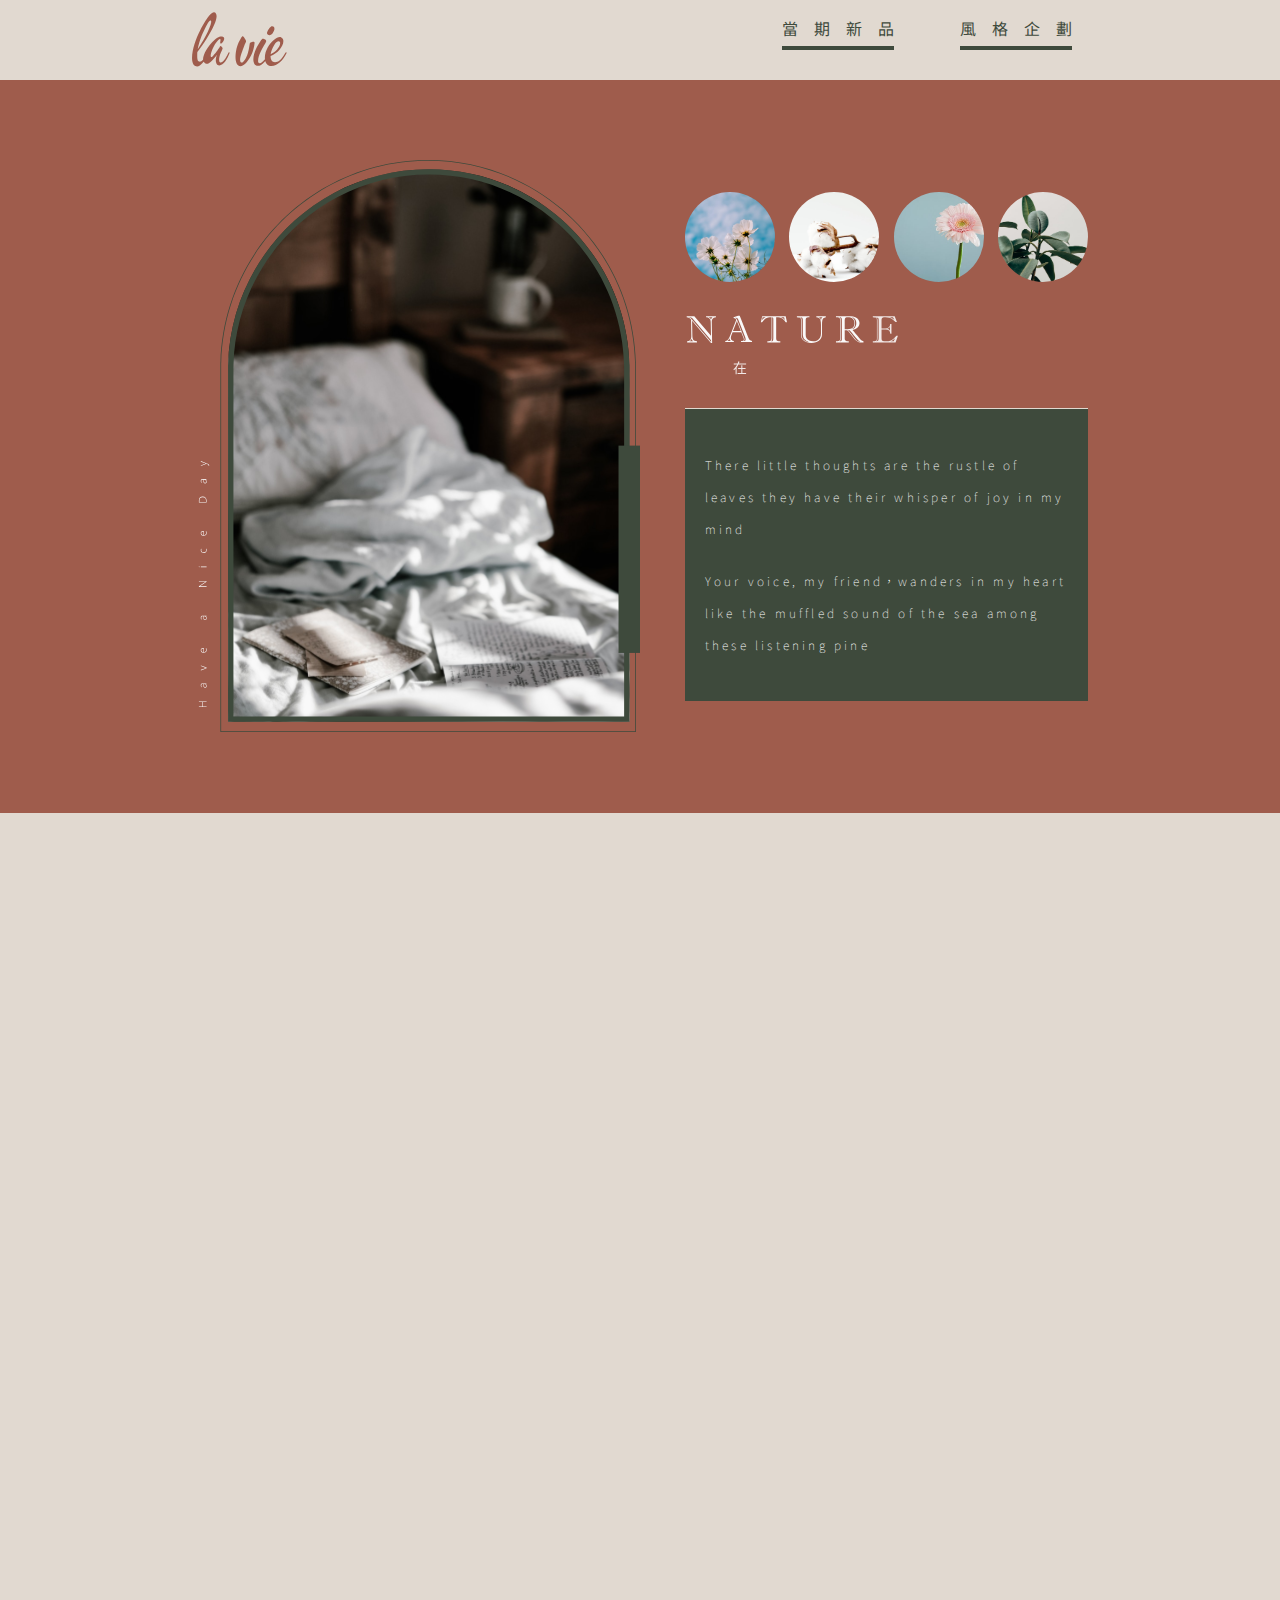
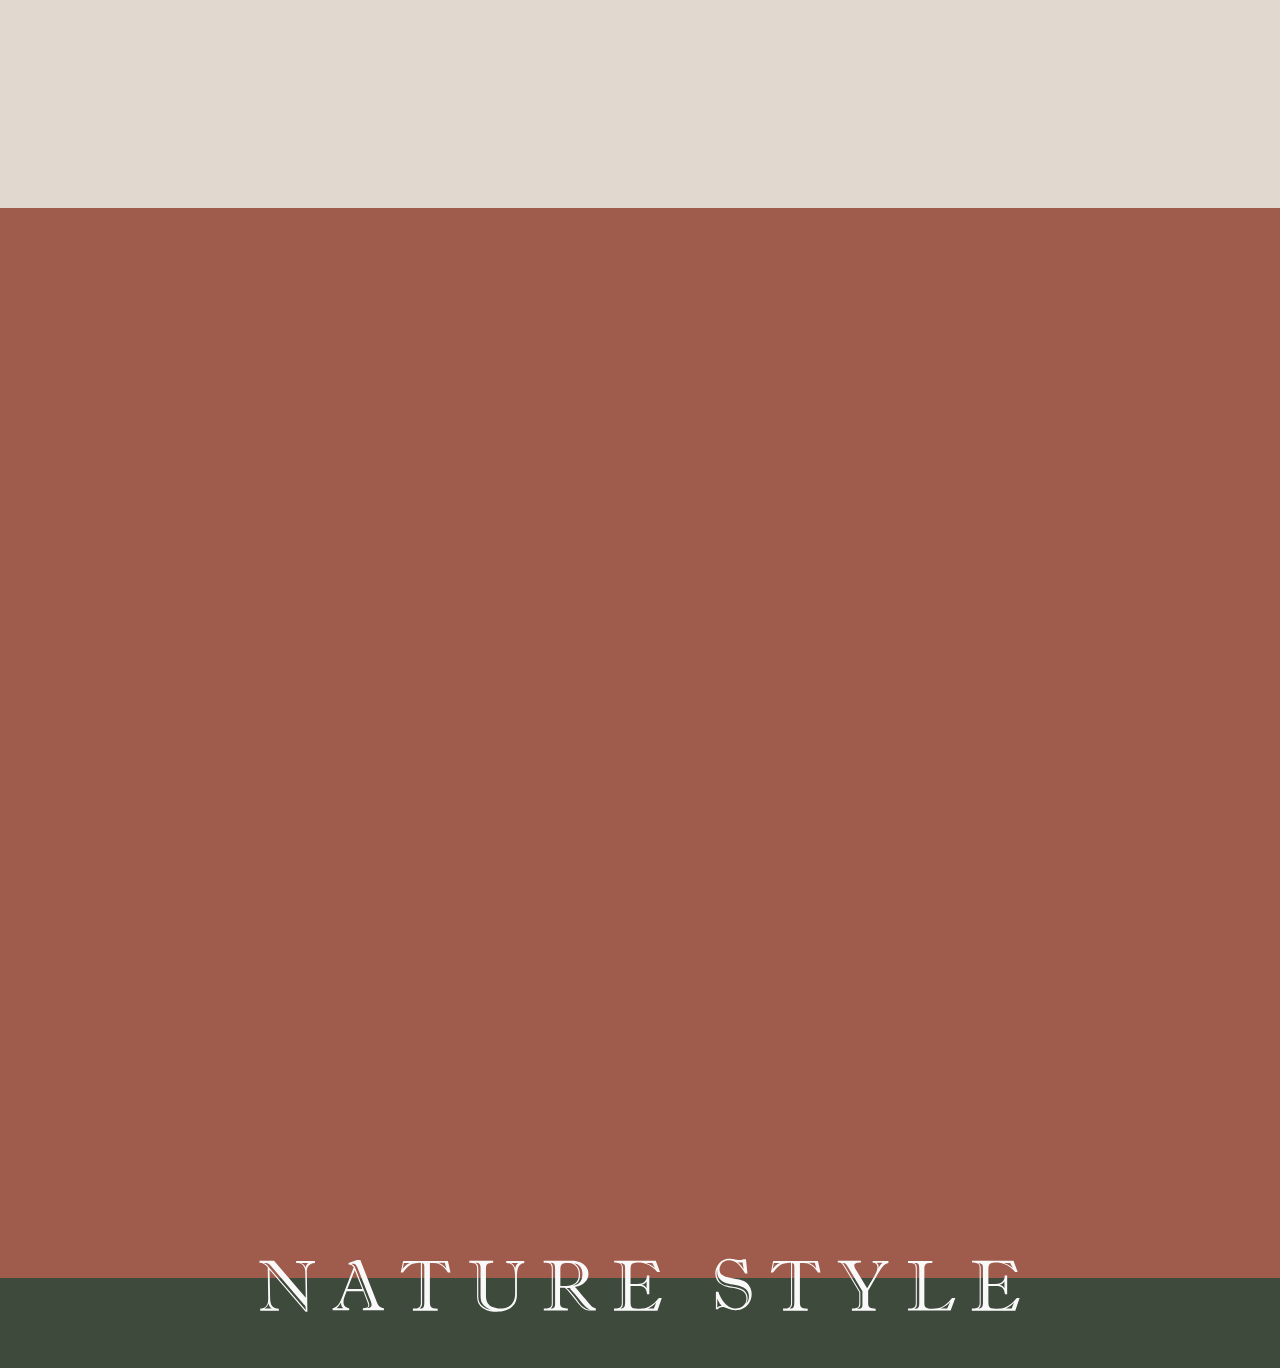
<file: index.html>
<!DOCTYPE html>
<html lang="en">
<head>
    <meta charset="UTF-8">
    <meta http-equiv="X-UA-Compatible" content="IE=edge">
    <meta name="viewport" content="width=device-width, initial-scale=1.0">
    <title>lavie</title>
    <link rel="stylesheet" href="css/cssreset.css">
    <link rel="stylesheet" href="css/all.css">
    <link rel="stylesheet" href="https://cdnjs.cloudflare.com/ajax/libs/animate.css/3.1.1/animate.min.css">
    <link href="https://unpkg.com/aos@2.3.1/dist/aos.css" rel="stylesheet">
</head>
<body>

    <header id="heder">
        <div class="container" >
            <div class="logo">
                <img src="image/la vie.svg" alt="">
            </div>
            <ul class="nav">
                <li><a class="navHover" href="#two" ></a></li>
                <li><a class="navHover event" href="#thr"></a></li>
            </ul>
        </div>
    </header>

    <section class="main">
        <div class="container">
            <div class="mainPic wow slideInLeft"
            data-wow-delay=".2s">
                <img src="image/Group 5.svg" alt="">
            </div>
            <div class="mainInfo">
                <ul class="circlepic"
                div data-aos="fade-left" data-aos-easing="linear" data-aos-duration="500"  >
                    <li class="main1"></li>
                    <li class="main2"></li>
                    <li class="main3"></li>
                    <li class="main4"></li>
                </ul>
                <div class="title">
                    <img src="image/title.svg" alt="">
                </div>
                <div class="cw">
                    <p>There little thoughts are the rustle of leaves
                        they have their whisper of joy in my mind
                    </p>
                    <p>Your voice, my friend，wanders in my heart
                        like the muffled sound of
                        the sea among these listening pine
                    </p>
                </div>
            </div>          
        </div>
    </section>

    <section class="main two" id="two">
        <ul class="container card"  data-aos="fade-right">
            <li class="cardmain card1">
                <h1>BEDDING</h1>
                <div class="cardPic">
                </div>
                <p>Lorem ipsum dolor sit amet, consectetur adipiscing elit. </p>
            </li>
            <li class="cardmain card2">
                <h1>PILLOW</h1>
                <div class="cardPic cpic2">
                </div>
                <p>Lorem ipsum dolor sit amet, consectetur adipiscing elit. </p>
            </li>
            <li class="cardmain card3">
                <h1>FRAGRANCE</h1>
                <div class="cardPic cpic3">
                </div>
                <p>Lorem ipsum dolor sit amet, consectetur adipiscing elit. </p>
            </li>
            <span><img src="image/titleLr.svg" alt=""></span>
        </ul>
    </section>

    <section class="main thr" id="thr">
        <div class="container" data-aos="fade-left"  data-aos-offset =" 50 ">
            <div class="thrcard" >
                <p>There little thoughts are the rustle of leaves
                    they have their whisper of joy in my mind.</p>
                <p>
                    Your voice, my friend，wanders in my heart
                    like the muffled sound of
                    the sea among these listening pine.
                </p>
            </div>
            <div class="thrcw">
                <p>Have a Nice day</p>
            </div>
        </div>
    </section>

    <footer>
        <div class="footerTitle">
            <img src="image/titleL.svg" alt="">
        </div>
    </footer>


    <!-- jquery -->
    <script src="https://cdnjs.cloudflare.com/ajax/libs/jquery/3.6.0/jquery.min.js"></script>
    <script src="https://unpkg.com/aos@2.3.1/dist/aos.js"></script>
    <script src="js/wow.js"></script>
    <script src="js/all.js"></script>
    
</body>
</html>
</file>
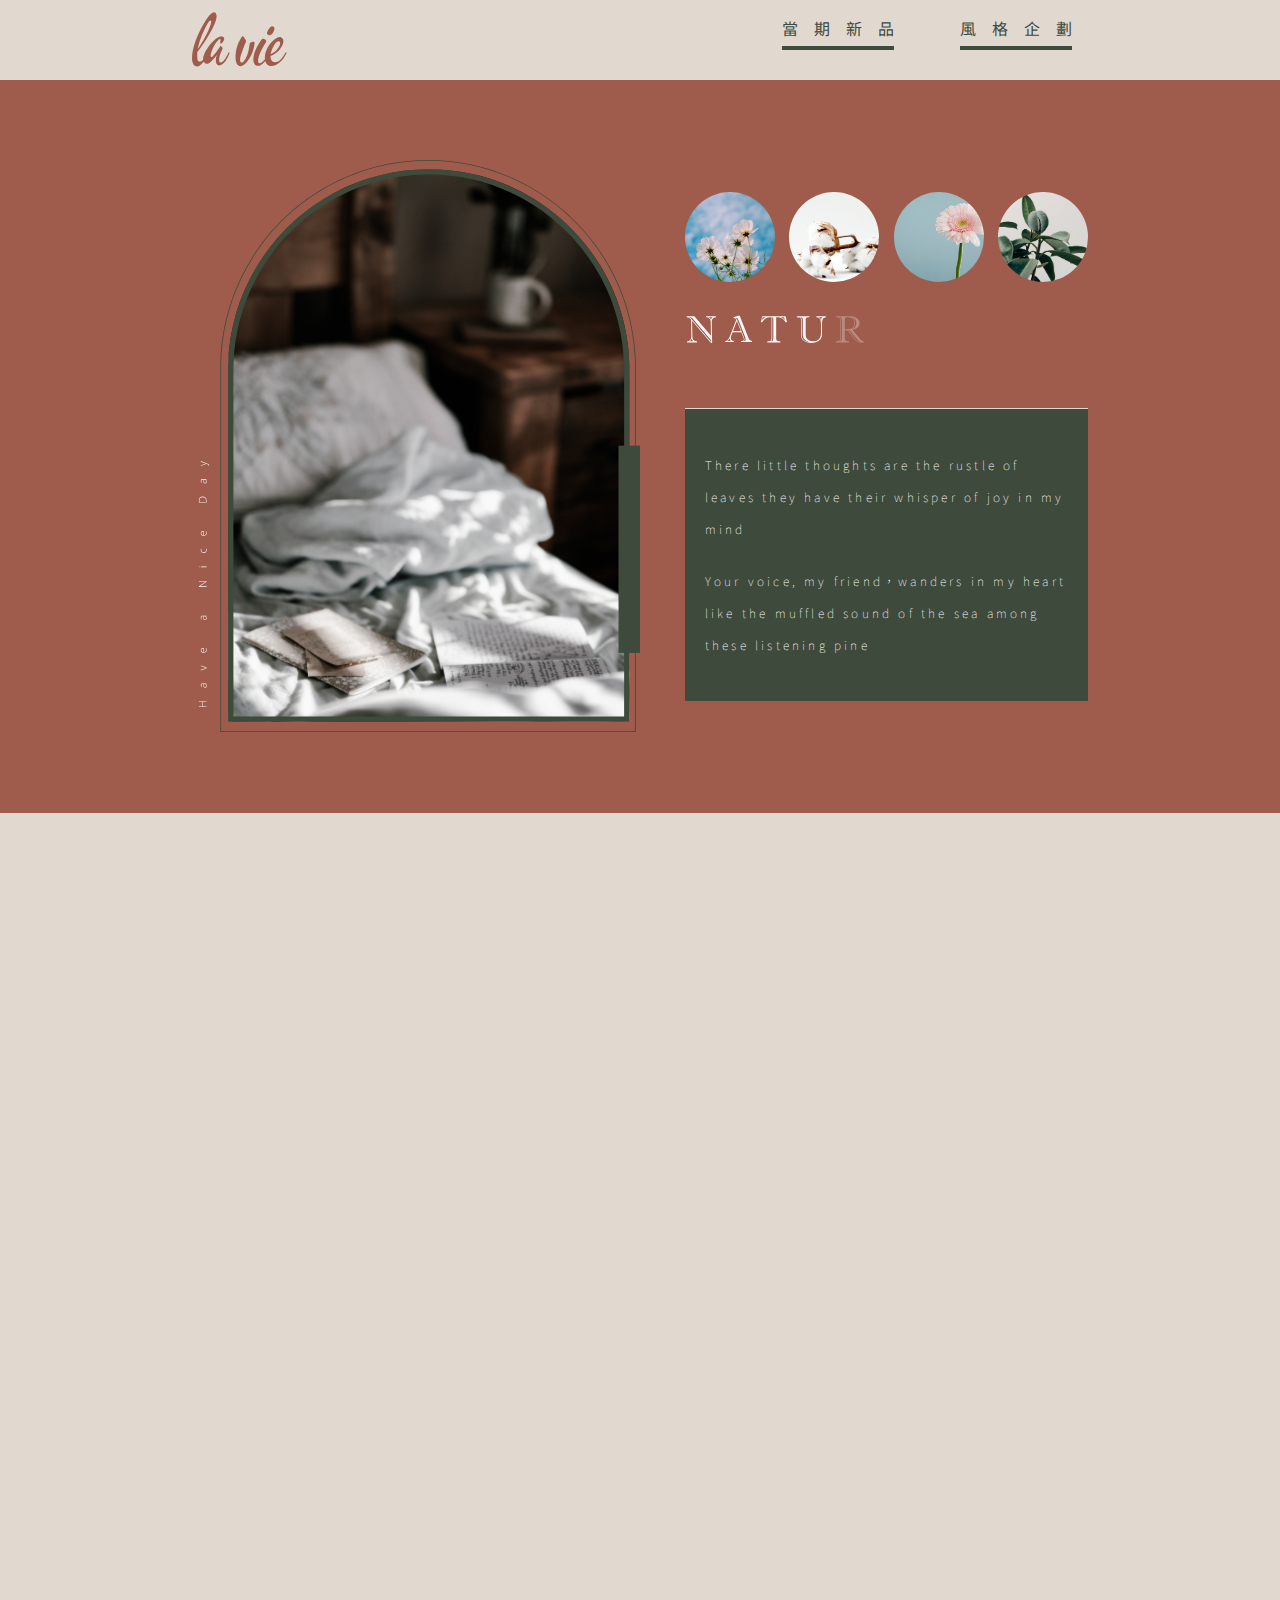
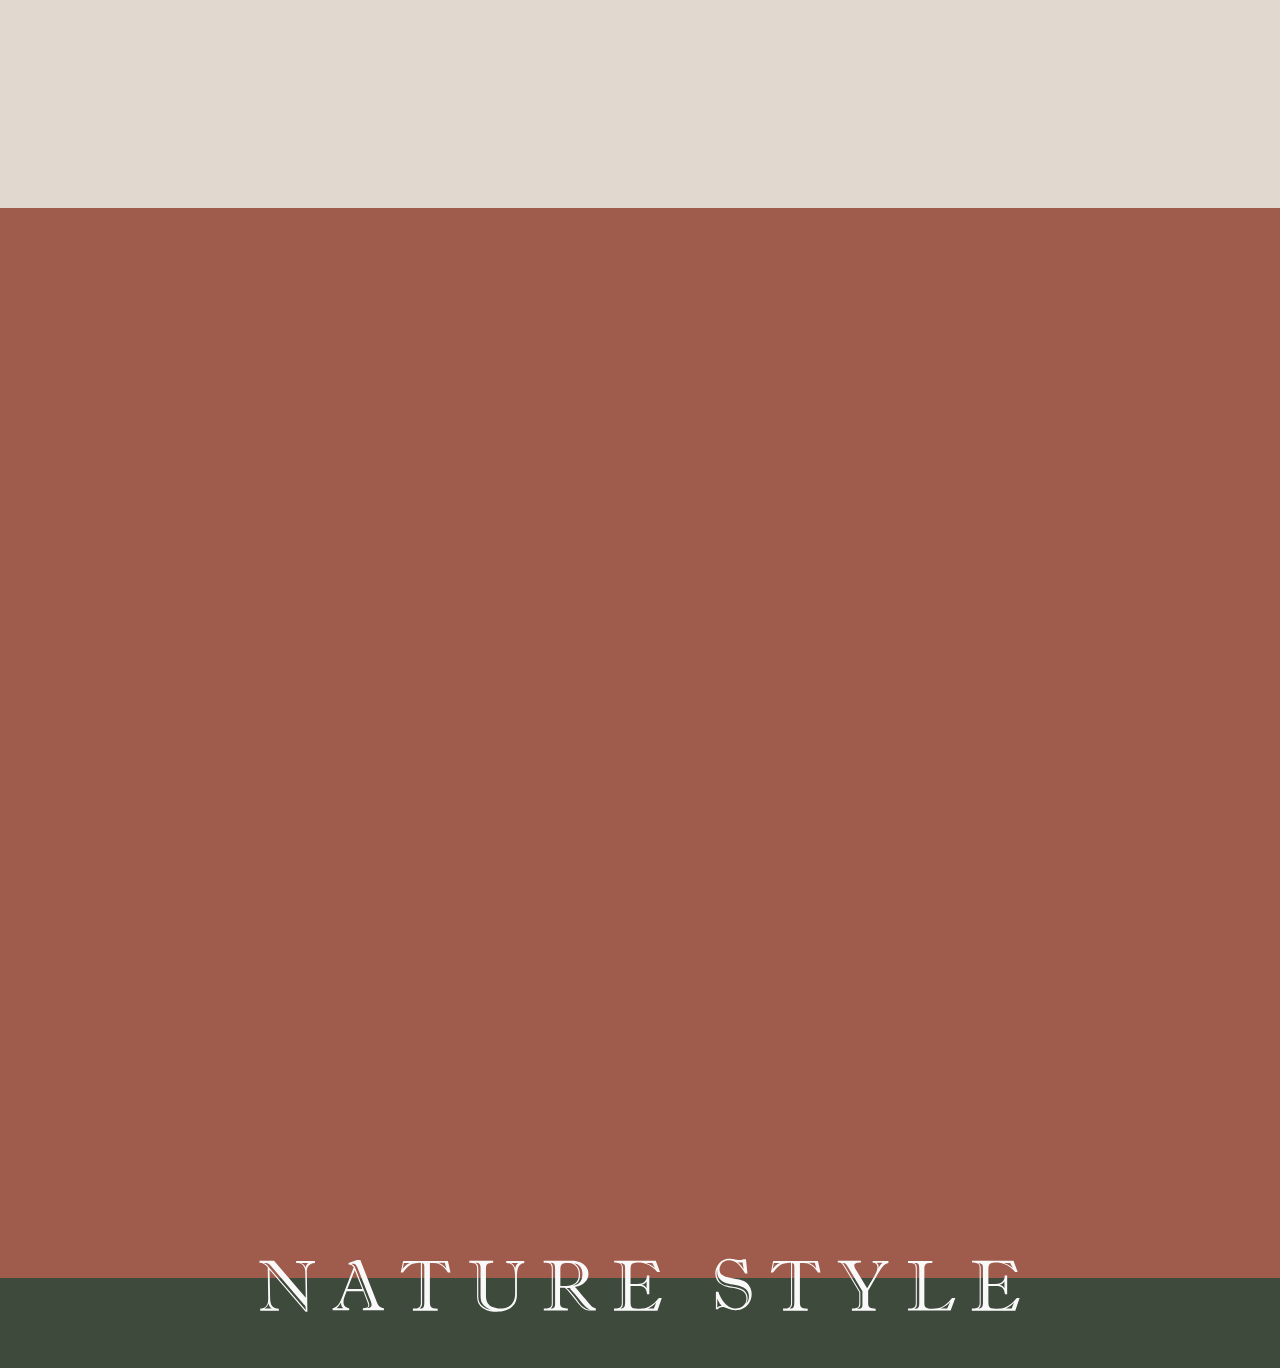
<file: lavie.html>
<!DOCTYPE html>
<html lang="en">
<head>
    <meta charset="UTF-8">
    <meta http-equiv="X-UA-Compatible" content="IE=edge">
    <meta name="viewport" content="width=device-width, initial-scale=1.0">
    <title>lavie</title>
    <link rel="stylesheet" href="css/cssreset.css">
    <link rel="stylesheet" href="css/all.css">
    <link rel="stylesheet" href="https://cdnjs.cloudflare.com/ajax/libs/animate.css/3.1.1/animate.min.css">
    <link href="https://unpkg.com/aos@2.3.1/dist/aos.css" rel="stylesheet">
</head>
<body>

    <header id="heder">
        <div class="container" >
            <div class="logo">
                <img src="image/la vie.svg" alt="">
            </div>
            <ul class="nav">
                <li><a class="navHover" href="#two" ></a></li>
                <li><a class="navHover event" href="#thr"></a></li>
            </ul>
        </div>
    </header>

    <section class="main">
        <div class="container">
            <div class="mainPic wow slideInLeft"
            data-wow-delay=".2s">
                <img src="image/Group 5.svg" alt="">
            </div>
            <div class="mainInfo">
                <ul class="circlepic"
                div data-aos="fade-left" data-aos-easing="linear" data-aos-duration="500"  >
                    <li class="main1"></li>
                    <li class="main2"></li>
                    <li class="main3"></li>
                    <li class="main4"></li>
                </ul>
                <div class="title">
                    <img src="image/title.svg" alt="">
                </div>
                <div class="cw">
                    <p>There little thoughts are the rustle of leaves
                        they have their whisper of joy in my mind
                    </p>
                    <p>Your voice, my friend，wanders in my heart
                        like the muffled sound of
                        the sea among these listening pine
                    </p>
                </div>
            </div>          
        </div>
    </section>

    <section class="main two" id="two">
        <ul class="container card"  data-aos="fade-right">
            <li class="cardmain card1">
                <h1>BEDDING</h1>
                <div class="cardPic">
                </div>
                <p>Lorem ipsum dolor sit amet, consectetur adipiscing elit. </p>
            </li>
            <li class="cardmain card2">
                <h1>PILLOW</h1>
                <div class="cardPic cpic2">
                </div>
                <p>Lorem ipsum dolor sit amet, consectetur adipiscing elit. </p>
            </li>
            <li class="cardmain card3">
                <h1>FRAGRANCE</h1>
                <div class="cardPic cpic3">
                </div>
                <p>Lorem ipsum dolor sit amet, consectetur adipiscing elit. </p>
            </li>
            <span><img src="image/titleLr.svg" alt=""></span>
        </ul>
    </section>

    <section class="main thr" id="thr">
        <div class="container" data-aos="fade-left"  data-aos-offset =" 50 ">
            <div class="thrcard" >
                <p>There little thoughts are the rustle of leaves
                    they have their whisper of joy in my mind.</p>
                <p>
                    Your voice, my friend，wanders in my heart
                    like the muffled sound of
                    the sea among these listening pine.
                </p>
            </div>
            <div class="thrcw">
                <p>Have a Nice day</p>
            </div>
        </div>
    </section>

    <footer>
        <div class="footerTitle">
            <img src="image/titleL.svg" alt="">
        </div>
    </footer>


    <!-- jquery -->
    <script src="https://cdnjs.cloudflare.com/ajax/libs/jquery/3.6.0/jquery.min.js"></script>
    <script src="https://unpkg.com/aos@2.3.1/dist/aos.js"></script>
    <script src="js/wow.js"></script>
    <script src="js/all.js"></script>
    
</body>
</html>
</file>
<file: css/all.css>
@charset "UTF-8";
@import url("https://fonts.googleapis.com/css2?family=Vidaloka&display=swap&family=Noto+Sans+TC:wght@100;300;500;700;900&family=Pacifico&display=swap");
@import url("https://fonts.googleapis.com/css2?family=Fredericka+the+Great&family=Noto+Sans+TC:wght@100;300;500;700;900&family=Pacifico&display=swap");
body {
  background-color: #9F5C4C;
  font-family: "Noto Sans TC";
  overflow-x: hidden;
}

h1 {
  font-size: 39.9px;
  font-family: "Vidaloka";
  color: white;
  letter-spacing: .2rem;
}

p {
  font-size: 12px;
  font-family: "Noto Sans TC";
  font-weight: 100;
  color: white;
  letter-spacing: .2rem;
  line-height: 2rem;
}

a {
  text-decoration: none;
  display: block;
}

.container {
  max-width: 70%;
  margin: 0 auto;
}

/* header */
header {
  background-color: #e1d9d0;
}

header .container {
  height: 80px;
  display: -webkit-box;
  display: -ms-flexbox;
  display: flex;
  -webkit-box-pack: justify;
      -ms-flex-pack: justify;
          justify-content: space-between;
  -webkit-box-align: center;
      -ms-flex-align: center;
          align-items: center;
}

header .container .nav {
  display: -webkit-box;
  display: -ms-flexbox;
  display: flex;
}

header .container .nav li {
  margin-left: 50px;
  padding-bottom: 10px;
}

header .container .nav li .navHover {
  color: #3E4A3C;
  letter-spacing: 1rem;
  text-align: justify;
}

header .container .nav li .navHover::before {
  content: "當期新品";
  -webkit-transition: .8s;
  transition: .8s;
}

header .container .nav li .navHover:active:before {
  content: "New Arrival";
  letter-spacing: 0;
  font-family: "Pacifico";
}

header .container .nav li .navHover::after {
  content: "";
  height: 4px;
  width: calc(100% - 1rem);
  display: block;
  background-color: #3E4A3C;
  margin-top: 10px;
}

header .container .nav li .navHover:active:after {
  width: 100%;
}

header .container .nav li .event::before {
  content: "風格企劃";
  -webkit-transition: .8s;
  transition: .8s;
}

header .container .nav li .event:active:before {
  content: "Style planning";
  letter-spacing: 0;
  font-family: "Pacifico";
}

.main {
  margin: 80px 0;
}

.main .container {
  display: -webkit-box;
  display: -ms-flexbox;
  display: flex;
  -webkit-box-pack: justify;
      -ms-flex-pack: justify;
          justify-content: space-between;
  -webkit-box-align: center;
      -ms-flex-align: center;
          align-items: center;
}

.main .mainPic {
  width: 50%;
}

.main .mainInfo {
  width: 45%;
}

.main .circlepic {
  display: -webkit-box;
  display: -ms-flexbox;
  display: flex;
  -webkit-box-pack: justify;
      -ms-flex-pack: justify;
          justify-content: space-between;
}

.main .circlepic li {
  border-radius: 100%;
  width: 90px;
  height: 90px;
}

.main .circlepic .main1 {
  background-image: url(../image/circle1.jpg);
  background-size: cover;
  background-position: center center;
}

.main .circlepic .main2 {
  background-image: url(../image/circle2.jpg);
  background-size: cover;
  background-position: center center;
}

.main .circlepic .main3 {
  background-image: url(../image/circle3.jpg);
  background-size: cover;
  background-position: center center;
}

.main .circlepic .main4 {
  background-image: url(../image/circle4.jpg);
  background-size: cover;
  background-position: center center;
}

.main .title {
  margin: 30px 0;
}

.main .cw {
  background-color: #3E4A3C;
  color: #C3B4A1;
  padding: 20px;
  border-top: 1px solid #e1d9d0;
  -webkit-transform: translateY(0);
          transform: translateY(0);
  -webkit-transition: .2s;
  transition: .2s;
}

.main .cw:hover {
  -webkit-transform: translateY(20px);
          transform: translateY(20px);
  -webkit-box-shadow: 3px 3px 10px rgba(0, 0, 0, 0.192);
          box-shadow: 3px 3px 10px rgba(0, 0, 0, 0.192);
}

.main .cw P {
  margin: 20px 0;
}

.two {
  background-color: #e1d9d0;
  position: relative;
}

.two .container {
  position: relative;
}

.two .container span {
  position: absolute;
  bottom: 156px;
  right: -5%;
}

.two .container span img {
  width: 80%;
}

.two .cardmain {
  width: 30%;
  margin: 160px 0;
  text-align: center;
  padding: 40px 20px;
  background-color: #9F5C4C;
  -webkit-transform: translateY(0);
          transform: translateY(0);
  -webkit-transition: .2s;
  transition: .2s;
}

.two .cardmain:hover {
  -webkit-transform: translateY(-20px);
          transform: translateY(-20px);
  -webkit-box-shadow: 3px 3px 10px rgba(0, 0, 0, 0.192);
          box-shadow: 3px 3px 10px rgba(0, 0, 0, 0.192);
}

.two .card2 {
  background-color: #3E4A3C;
}

.two .cardPic {
  border: 4px solid white;
  margin: 20px 0;
  height: 420px;
  background-image: url(../image/pr3.jpg);
  background-size: cover;
}

.two .cpic2 {
  background-image: url(../image/pr4.jpg);
  background-size: cover;
}

.two .cpic3 {
  background-image: url(../image/pr2.jpg);
  background-size: cover;
}

.thr {
  padding: 80px;
}

.thr .container {
  position: relative;
  height: 750px;
  -webkit-box-orient: vertical;
  -webkit-box-direction: normal;
      -ms-flex-direction: column;
          flex-direction: column;
  -webkit-box-pack: center;
      -ms-flex-pack: center;
          justify-content: center;
  background-image: url(../image/pr1.jpg);
  background-size: cover;
  background-position: 20% 90%;
}

.thr .container .thrcard {
  position: absolute;
  bottom: 20%;
  right: 0;
  width: 55%;
  background-color: #3E4A3C;
  border-top: 2px solid white;
  padding: 20px;
  text-align: center;
}

.thr .container .thrcw {
  position: absolute;
  -webkit-transform: rotate(90deg);
          transform: rotate(90deg);
  top: 19%;
  right: -19%;
}

.thr .container .thrcw p {
  letter-spacing: 1rem;
}

footer {
  width: 100%;
  height: 90px;
  background-color: #3E4A3C;
  position: relative;
}

footer .footerTitle {
  position: absolute;
  bottom: 50%;
  left: 50%;
  -webkit-transform: translateX(-50%);
          transform: translateX(-50%);
  width: 60%;
}

footer .footerTitle img {
  width: 100%;
}

@media screen and (max-width: 769px) {
  .container {
    max-width: 90%;
  }
  h1 {
    font-size: 20px;
  }
  .main .mainPic {
    width: 60%;
  }
  .main .circlepic li {
    width: 60px;
    height: 60px;
  }
  .two .cardPic {
    height: 300px;
  }
  .thr .container {
    height: 400px;
  }
  .thr .container .thrcard {
    right: -10%;
    bottom: -20%;
  }
  .thr .container .thrcw {
    right: 70%;
  }
}

@media screen and (max-width: 600px) {
  h1 {
    font-size: 20px;
  }
  .container {
    max-width: 90%;
    -webkit-box-orient: vertical;
    -webkit-box-direction: normal;
        -ms-flex-direction: column;
            flex-direction: column;
  }
  header .container {
    height: 150px;
    padding: 20px 0;
  }
  header .container .nav li {
    margin: 10px 20px;
  }
  header .container .navHover {
    padding: 10px 0;
  }
  header .container .navHover::before {
    letter-spacing: .5rem;
  }
  .main .mainPic {
    width: 100%;
  }
  .main .mainInfo {
    width: 80%;
    margin-top: 20px;
  }
  .main .circlepic li {
    width: 60px;
    height: 60px;
  }
  .two .cardPic {
    height: 300px;
  }
  .two .cardmain {
    width: 80%;
    margin: 20px 0;
  }
  .thr {
    padding: 80px 20px;
  }
  .thr .container {
    height: 500px;
  }
  .thr .container .container {
    width: 110%;
  }
  .thr .container .thrcard {
    width: 100%;
    right: 50%;
    -webkit-transform: translateX(50%);
            transform: translateX(50%);
    bottom: -30%;
    padding: 5px;
  }
}
/*# sourceMappingURL=all.css.map */
</file>
<file: css/cssreset.css>
/* http://meyerweb.com/eric/tools/css/reset/ 
   v2.0 | 20110126
   License: none (public domain)
*/

html, body, div, span, applet, object, iframe,
h1, h2, h3, h4, h5, h6, p, blockquote, pre,
a, abbr, acronym, address, big, cite, code,
del, dfn, em, img, ins, kbd, q, s, samp,
small, strike, strong, sub, sup, tt, var,
b, u, i, center,
dl, dt, dd, ol, ul, li,
fieldset, form, label, legend,
table, caption, tbody, tfoot, thead, tr, th, td,
article, aside, canvas, details, embed, 
figure, figcaption, footer, header, hgroup, 
menu, nav, output, ruby, section, summary,
time, mark, audio, video {
	margin: 0;
	padding: 0;
	border: 0;
	font-size: 100%;
	font: inherit;
	vertical-align: baseline;
}
/* HTML5 display-role reset for older browsers */
article, aside, details, figcaption, figure, 
footer, header, hgroup, menu, nav, section {
	display: block;
}
body {
	line-height: 1;
}
ol, ul {
	list-style: none;
}
blockquote, q {
	quotes: none;
}
blockquote:before, blockquote:after,
q:before, q:after {
	content: '';
	content: none;
}
table {
	border-collapse: collapse;
	border-spacing: 0;
}

/* reset */
*{
	margin: 0;
	padding: 0;
}

img{
	max-width: 100%;
}

*,*::before,*::after{
    box-sizing: border-box ;
}
</file>
